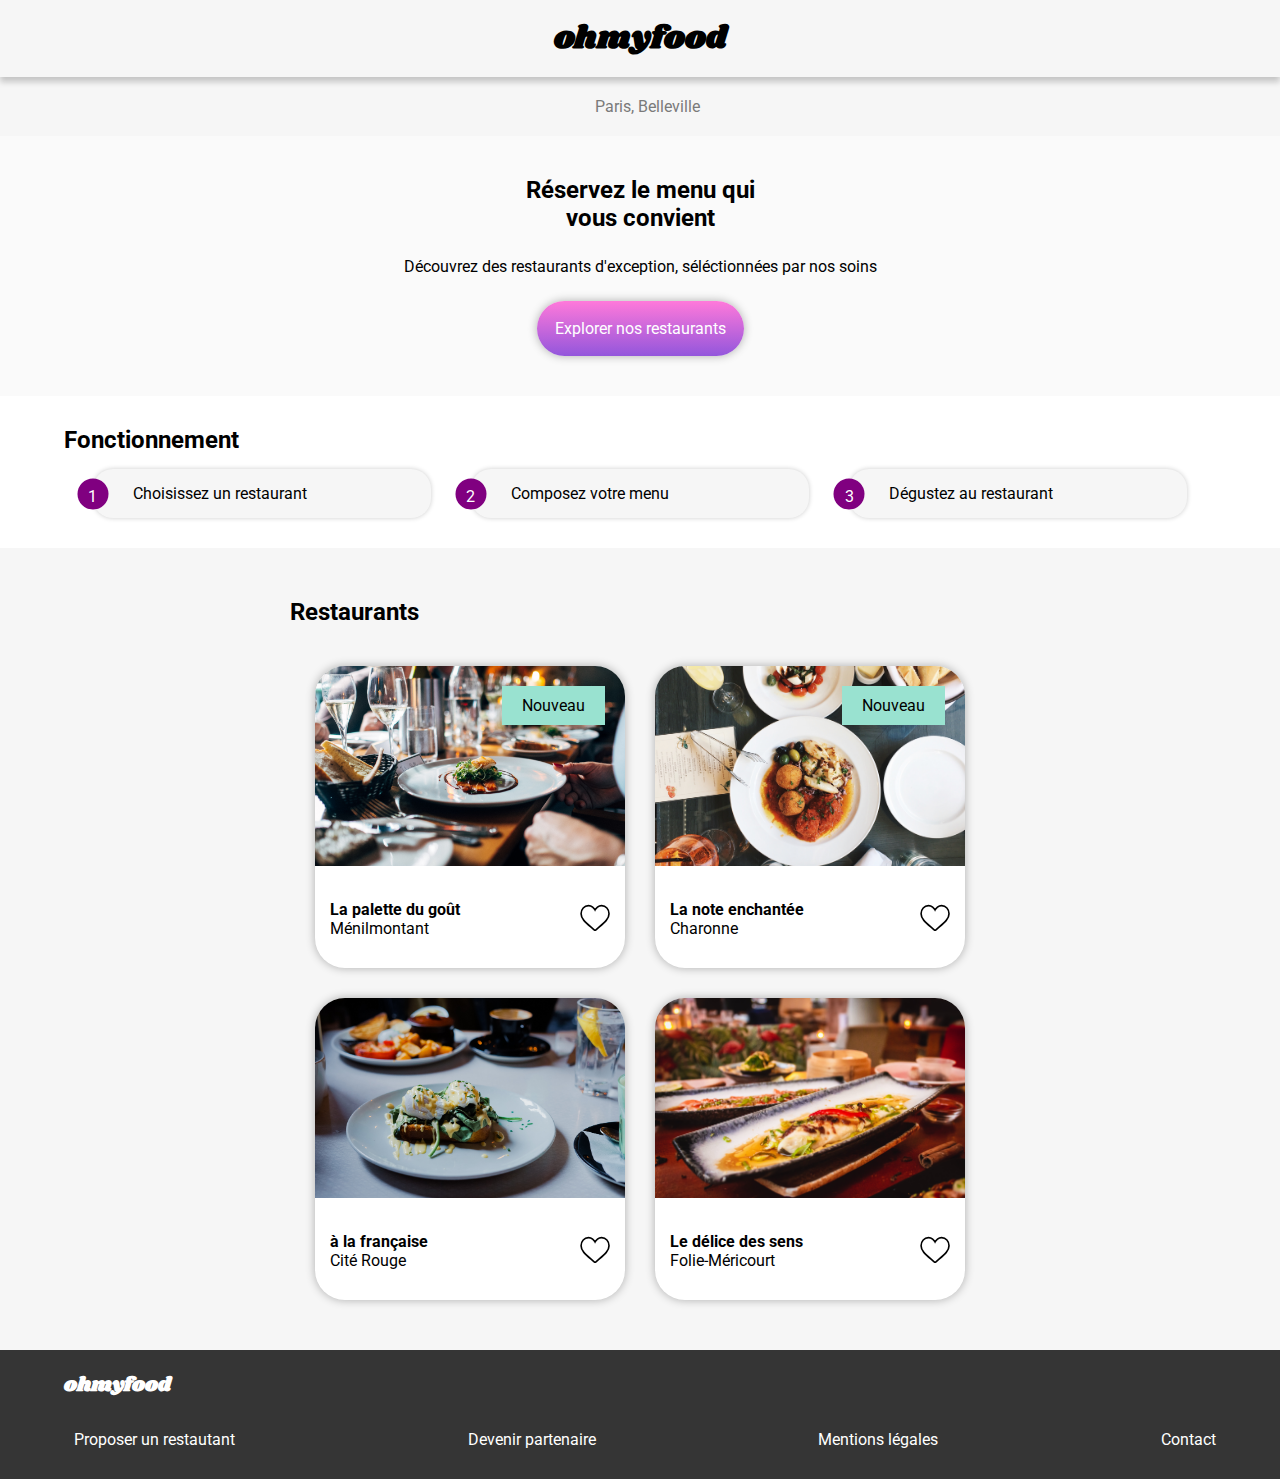
<file: index.html>
<!DOCTYPE html>
<html lang="en">
<head>
    <meta charset="UTF-8">
    <meta name="viewport" content="width=device-width, initial-scale=1.0">
    <link rel="stylesheet" href="./styles/style.css">
    <link
      rel="stylesheet"
      href="https://cdnjs.cloudflare.com/ajax/libs/font-awesome/6.4.0/css/all.min.css"
      integrity="sha512-iecdLmaskl7CVkqkXNQ/ZH/XLlvWZOJyj7Yy7tcenmpD1ypASozpmT/E0iPtmFIB46ZmdtAc9eNBvH0H/ZpiBw=="
      crossorigin="anonymous"
      referrerpolicy="no-referrer"
    >
    <title>Document</title>
</head>
<body>
    <header>
        <a href="index.html" class="logo">
            <h1>ohmyfood</h1>
        </a>
    </header>
    <main>
        <div class="localisation">
            <i class="fa-solid fa-location-dot"></i>
            <p>Paris, Belleville</p>
        </div>
        <section class="hero">
            <h2>Réservez le menu qui vous convient</h2>
            <p>Découvrez des restaurants d'exception, séléctionnées par nos soins</p>
            <div class="hero-btn">
                <p>Explorer nos restaurants</p>
            </div>
        </section>
    </main>
    <section class="fonctionnement">
        <div class="fonctionnement-containeur">
            <h2>Fonctionnement</h2>
            <div class="choix">
                <div class="choix-un">
                    <i class="fas fa-mobile-alt"></i>
                    <p>Choisissez un restaurant</p>
                </div>
                <div class="choix-deux">
                    <i class="fas fa-list-ul"></i>
                    <p>Composez votre menu</p>
                </div>
                <div class="choix-trois">
                    <i class="fas fa-store"></i>
                    <p>Dégustez au restaurant</p>
                </div>
            </div>
        </div>
    </section>
    <section class="restaurants">
        <h2>Restaurants</h2>
        <div class="resto-cards">
            <a href="./pages/palette.html">

                <div class="resto-card">
                    <div class="nouveau-patch">Nouveau</div>
                    <img src="./assets/images/restaurant1.jpg" alt="restaurant un">
                    <div class="card-block">
                        <div class="block-left">
                            <h4>La palette du goût</h4>
                            <p>Ménilmontant</p>
                        </div>
                        <div class="block-right">
                            <svg class="coeur-plein" viewBox="-20 0 550 550">
                                <path d="M376,30c-27.783,0-53.255,8.804-75.707,26.168c-21.525,16.647-35.856,37.85-44.293,53.268
                                c-8.437-15.419-22.768-36.621-44.293-53.268C189.255,38.804,163.783,30,136,30C58.468,30,0,93.417,0,177.514
                                c0,90.854,72.943,153.015,183.369,247.118c18.752,15.981,40.007,34.095,62.099,53.414C248.38,480.596,252.12,482,256,482
                                s7.62-1.404,10.532-3.953c22.094-19.322,43.348-37.435,62.111-53.425C439.057,330.529,512,268.368,512,177.514
                                C512,93.417,453.532,30,376,30z"></path>
                            </svg>
                            <svg class="coeur-vide" viewBox="-20 0 550 550">
                                <path d="M376,30c-27.783,0-53.255,8.804-75.707,26.168c-21.525,16.647-35.856,37.85-44.293,53.268
                                c-8.437-15.419-22.768-36.621-44.293-53.268C189.255,38.804,163.783,30,136,30C58.468,30,0,93.417,0,177.514
                                c0,90.854,72.943,153.015,183.369,247.118c18.752,15.981,40.007,34.095,62.099,53.414C248.38,480.596,252.12,482,256,482
                                s7.62-1.404,10.532-3.953c22.094-19.322,43.348-37.435,62.111-53.425C439.057,330.529,512,268.368,512,177.514
                                C512,93.417,453.532,30,376,30z"></path>
                                <defs>
                                    <linearGradient id="text-fill">
                                          <stop offset="0%" stop-color="#9356DC"></stop>
                                          <stop offset="100%" stop-color="#FF79DA"></stop>
                                    </linearGradient>
                                  </defs>
                            </svg>
                        </div>
                </div>
            </div>
        </a>
            <a href="./pages/note-enchantée.html">

                <div class="resto-card">
                    <div class="nouveau-patch">Nouveau</div>
                    <img src="./assets/images/restaurant2.jpg" alt="restaurant un">
                    <div class="card-block">
                        <div class="block-left">
                            <h4>La note enchantée</h4>
                            <p>Charonne</p>
                        </div>
                        <div class="block-right">
                            <svg class="coeur-plein" viewBox="-20 0 550 550">
                                <path d="M376,30c-27.783,0-53.255,8.804-75.707,26.168c-21.525,16.647-35.856,37.85-44.293,53.268
                                c-8.437-15.419-22.768-36.621-44.293-53.268C189.255,38.804,163.783,30,136,30C58.468,30,0,93.417,0,177.514
                                c0,90.854,72.943,153.015,183.369,247.118c18.752,15.981,40.007,34.095,62.099,53.414C248.38,480.596,252.12,482,256,482
                                s7.62-1.404,10.532-3.953c22.094-19.322,43.348-37.435,62.111-53.425C439.057,330.529,512,268.368,512,177.514
                                C512,93.417,453.532,30,376,30z"></path>
                            </svg>
                            <svg class="coeur-vide" viewBox="-20 0 550 550">
                                <path d="M376,30c-27.783,0-53.255,8.804-75.707,26.168c-21.525,16.647-35.856,37.85-44.293,53.268
                                c-8.437-15.419-22.768-36.621-44.293-53.268C189.255,38.804,163.783,30,136,30C58.468,30,0,93.417,0,177.514
                            c0,90.854,72.943,153.015,183.369,247.118c18.752,15.981,40.007,34.095,62.099,53.414C248.38,480.596,252.12,482,256,482
                            s7.62-1.404,10.532-3.953c22.094-19.322,43.348-37.435,62.111-53.425C439.057,330.529,512,268.368,512,177.514
                            C512,93.417,453.532,30,376,30z"></path>
                            <defs>
                                <linearGradient id="text-fill">
                                      <stop offset="0%" stop-color="#9356DC"></stop>
                                      <stop offset="100%" stop-color="#FF79DA"></stop>
                                </linearGradient>
                              </defs>
                        </svg>
                    </div>
                </div>
            </div>
        </a>
            <a href="./pages/à-la-française.html">
                <div class="resto-card">
                    <img src="./assets/images/restaurant3.jpg" alt="restaurant un">
                    <div class="card-block">
                        <div class="block-left">
                            <h4>à la française</h4>
                            <p>Cité Rouge</p>
                        </div>
                        <div class="block-right">
                            <svg class="coeur-plein" viewBox="-20 0 550 550">
                                <path d="M376,30c-27.783,0-53.255,8.804-75.707,26.168c-21.525,16.647-35.856,37.85-44.293,53.268
                                c-8.437-15.419-22.768-36.621-44.293-53.268C189.255,38.804,163.783,30,136,30C58.468,30,0,93.417,0,177.514
                                c0,90.854,72.943,153.015,183.369,247.118c18.752,15.981,40.007,34.095,62.099,53.414C248.38,480.596,252.12,482,256,482
                                s7.62-1.404,10.532-3.953c22.094-19.322,43.348-37.435,62.111-53.425C439.057,330.529,512,268.368,512,177.514
                                C512,93.417,453.532,30,376,30z"></path>
                            </svg>
                            <svg class="coeur-vide" viewBox="-20 0 550 550">
                                <path d="M376,30c-27.783,0-53.255,8.804-75.707,26.168c-21.525,16.647-35.856,37.85-44.293,53.268
                                c-8.437-15.419-22.768-36.621-44.293-53.268C189.255,38.804,163.783,30,136,30C58.468,30,0,93.417,0,177.514
                                c0,90.854,72.943,153.015,183.369,247.118c18.752,15.981,40.007,34.095,62.099,53.414C248.38,480.596,252.12,482,256,482
                                s7.62-1.404,10.532-3.953c22.094-19.322,43.348-37.435,62.111-53.425C439.057,330.529,512,268.368,512,177.514
                                C512,93.417,453.532,30,376,30z"></path>
                                <defs>
                                    <linearGradient id="text-fill">
                                          <stop offset="0%" stop-color="#9356DC"></stop>
                                          <stop offset="100%" stop-color="#FF79DA"></stop>
                                    </linearGradient>
                                  </defs>
                            </svg>
                        </div>
                    </div>
                </div>
            </a>
                <a href="./pages/délice-des-sens.html">
                <div class="resto-card">
                    <img src="./assets/images/restaurant4.jpg" alt="restaurant un">
                    <div class="card-block">
                        <div class="block-left">
                            <h4>Le délice des sens</h4>
                            <p>Folie-Méricourt</p>
                        </div>
                        <div class="block-right">
                            <svg class="coeur-plein" viewBox="-20 0 550 550">
                                <path d="M376,30c-27.783,0-53.255,8.804-75.707,26.168c-21.525,16.647-35.856,37.85-44.293,53.268
                                c-8.437-15.419-22.768-36.621-44.293-53.268C189.255,38.804,163.783,30,136,30C58.468,30,0,93.417,0,177.514
                                c0,90.854,72.943,153.015,183.369,247.118c18.752,15.981,40.007,34.095,62.099,53.414C248.38,480.596,252.12,482,256,482
                                s7.62-1.404,10.532-3.953c22.094-19.322,43.348-37.435,62.111-53.425C439.057,330.529,512,268.368,512,177.514
                                C512,93.417,453.532,30,376,30z"></path>
                            </svg>
                            <svg class="coeur-vide" viewBox="-20 0 550 550">
                                <path d="M376,30c-27.783,0-53.255,8.804-75.707,26.168c-21.525,16.647-35.856,37.85-44.293,53.268
                                c-8.437-15.419-22.768-36.621-44.293-53.268C189.255,38.804,163.783,30,136,30C58.468,30,0,93.417,0,177.514
                                c0,90.854,72.943,153.015,183.369,247.118c18.752,15.981,40.007,34.095,62.099,53.414C248.38,480.596,252.12,482,256,482
                                s7.62-1.404,10.532-3.953c22.094-19.322,43.348-37.435,62.111-53.425C439.057,330.529,512,268.368,512,177.514
                                C512,93.417,453.532,30,376,30z"></path>
                                <defs>
                                    <linearGradient id="text-fill">
                                          <stop offset="0%" stop-color="#9356DC"></stop>
                                          <stop offset="100%" stop-color="#FF79DA"></stop>
                                    </linearGradient>
                                  </defs>
                            </svg>
                        </div>
                    </div>
                </div>
            </a>
        </div>
    </section>
    <footer>
        <div class="footer-containeur">
            <h5>ohmyfood</h5>
            <div class="options">
                <div class="option-card">
                    <i class="fas fa-utensils"></i>
                    <p>Proposer un restautant</p>
                </div>
                <div class="option-card">
                    <i class="fas fa-hands-helping"></i>
                    <p>Devenir partenaire</p>
                </div>
                <div class="option-card">
                    <p>Mentions légales</p>
                </div>
                <div class="option-card">
                    <p>Contact</p>
                </div>
            </div>
        </div>
    </footer>
</body>
</html>
</file>
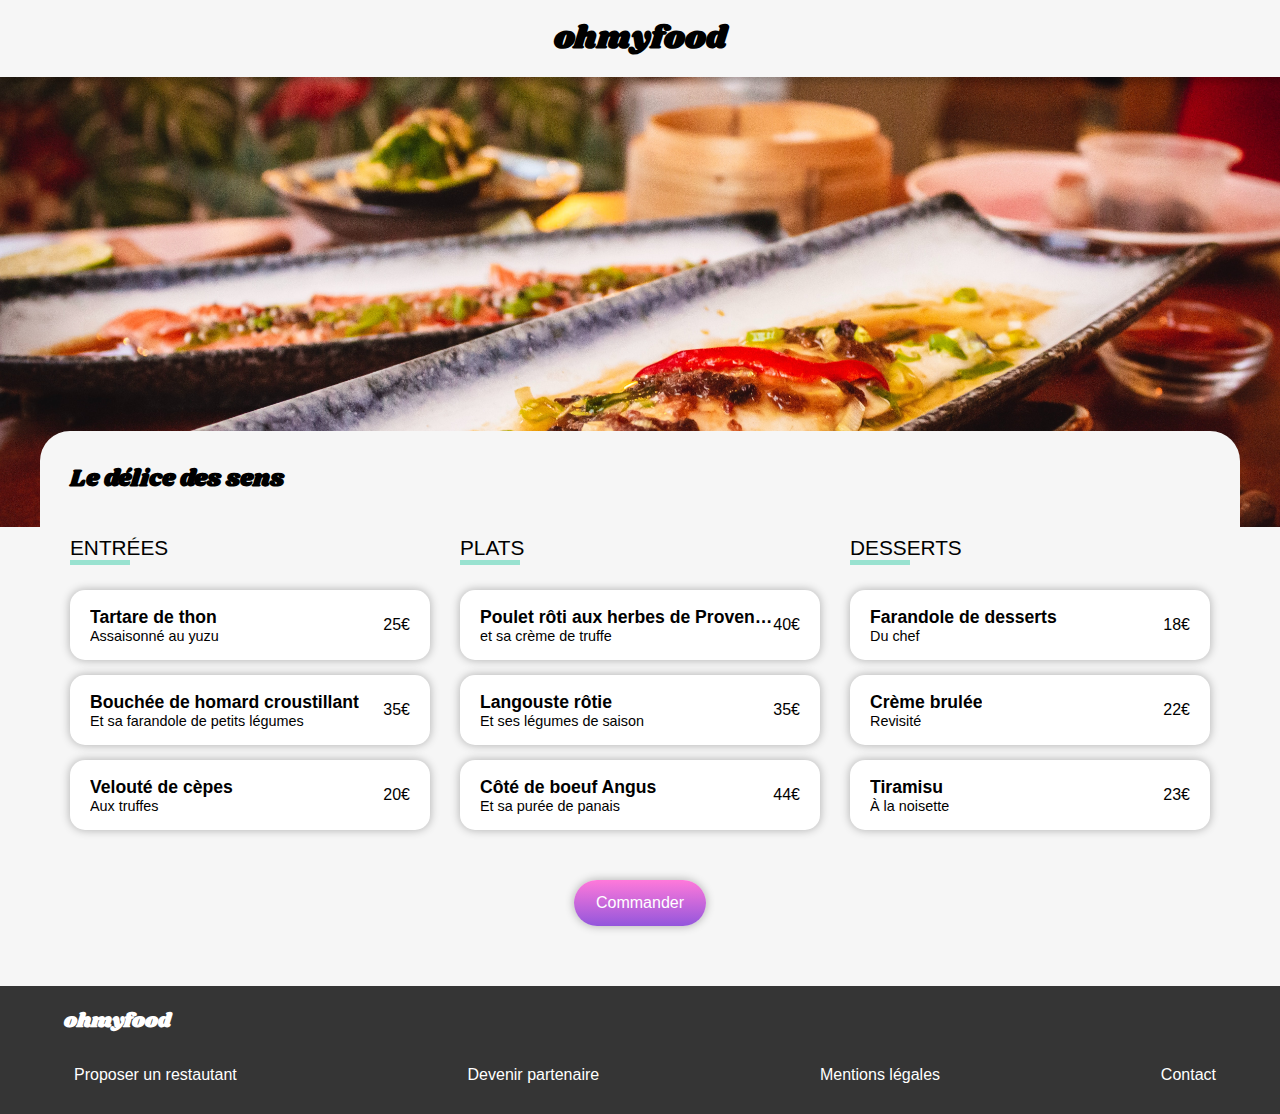
<file: pages/délice-des-sens.html>
<!DOCTYPE html>
<html lang="en">
<head>
    <meta charset="UTF-8">
    <meta name="viewport" content="width=device-width, initial-scale=1.0">
    <link rel="stylesheet" href="../styles/plats.css">
    <link
      rel="stylesheet"
      href="https://cdnjs.cloudflare.com/ajax/libs/font-awesome/6.4.0/css/all.min.css"
      integrity="sha512-iecdLmaskl7CVkqkXNQ/ZH/XLlvWZOJyj7Yy7tcenmpD1ypASozpmT/E0iPtmFIB46ZmdtAc9eNBvH0H/ZpiBw=="
      crossorigin="anonymous"
      referrerpolicy="no-referrer"
    >
    <title>Le délice des sens</title>
</head>
<body>
    <header>
        <a href="../index.html"><i class="fas fa-arrow-left"></i></a>
        <a href="../index.html" class="logo">
            <h1>ohmyfood</h1>
        </a>
    </header>
    <div class="image">
        <img src="../assets/images/restaurant4.jpg" alt="">
    </div>
    <main>
        <h2>Le délice des sens</h2>
        <div class="menu">
            <div class="entrees tittle">
                <h4>entrées</h4>
                <div class="menu-containeur">
                    <div class="menu-choix delay" id="cas-1">
                        <div class="description">
                            <h6>Tartare de thon</h6>
                            <p>Assaisonné au yuzu</p>
                        </div>
                        <div class="price">
                            25€
                        </div>
                        <div class="validation">
                            <i class="fas fa-check-circle"></i>
                        </div>
                    </div>
                    <div class="menu-choix delay" id="cas-2">
                        <div class="description">
                            <h6>Bouchée de homard croustillant</h6>
                            <p>Et sa farandole de petits légumes</p>
                        </div>
                        <div class="price">
                            35€
                        </div>
                        <div class="validation">
                            <i class="fas fa-check-circle"></i>
                        </div>
                    </div>
                    <div class="menu-choix delay" id="cas-3">
                        <div class="description">
                            <h6>Velouté de cèpes</h6>
                            <p>Aux truffes</p>
                        </div>
                        <div class="price">
                            20€
                        </div>
                        <div class="validation">
                            <i class="fas fa-check-circle"></i>
                        </div>
                    </div>
                </div>
            </div>
            <div class="plat tittle">
                <h4>plats</h4>
                <div class="menu-containeur">
                    <div class="menu-choix delay" id="cas-4">
                        <div class="description">
                            <h6>Poulet rôti aux herbes de Provence</h6>
                            <p>et sa crème de truffe</p>
                        </div>
                        <div class="price">
                            40€
                        </div>
                        <div class="validation">
                            <i class="fas fa-check-circle"></i>
                        </div>
                    </div>
                    <div class="menu-choix delay" id="cas-5">
                        <div class="description">
                            <h6>Langouste rôtie</h6>
                            <p>Et ses légumes de saison</p>
                        </div>
                        <div class="price">
                            35€
                        </div>
                        <div class="validation">
                            <i class="fas fa-check-circle"></i>
                        </div>
                    </div>
                    <div class="menu-choix delay" id="cas-6">
                        <div class="description">
                            <h6>Côté de boeuf Angus</h6>
                            <p>Et sa purée de panais</p>
                        </div>
                        <div class="price">
                            44€
                        </div>
                        <div class="validation">
                            <i class="fas fa-check-circle"></i>
                        </div>
                    </div>
                </div>
            </div>
            <div class="desserts tittle">
                <h4>desserts</h4>
                <div class="menu-containeur">
                    <div class="menu-choix delay" id="cas-7">
                        <div class="description">
                            <h6>Farandole de desserts</h6>
                            <p>Du chef</p>
                        </div>
                        <div class="price">
                            18€
                        </div>
                        <div class="validation">
                            <i class="fas fa-check-circle"></i>
                        </div>
                    </div>
                    <div class="menu-choix delay" id="cas-8">
                        <div class="description">
                            <h6>Crème brulée</h6>
                            <p>Revisité</p>
                        </div>
                        <div class="price">
                            22€
                        </div>
                        <div class="validation">
                            <i class="fas fa-check-circle"></i>
                        </div>
                    </div>
                    <div class="menu-choix delay" id="cas-9">
                        <div class="description">
                            <h6>Tiramisu</h6>
                            <p>À la noisette</p>
                        </div>
                        <div class="price">
                            23€
                        </div>
                        <div class="validation">
                            <i class="fas fa-check-circle"></i>
                        </div>
                    </div>
                </div>
            </div>
        </div>
        <div class="btn-containeur">
            <div class="main-btn btn">
                Commander
            </div>
        </div>

    </main>
    <footer>
        <div class="footer-containeur">
            <h5>ohmyfood</h5>
            <div class="options">
                <div class="option-card">
                    <i class="fas fa-utensils"></i>
                    <p>Proposer un restautant</p>
                </div>
                <div class="option-card">
                    <i class="fas fa-hands-helping"></i>
                    <p>Devenir partenaire</p>
                </div>
                <div class="option-card">
                    <p>Mentions légales</p>
                </div>
                <div class="option-card">
                    <p>Contact</p>
                </div>
            </div>
        </div>
    </footer>
</body>
</html>
</file>
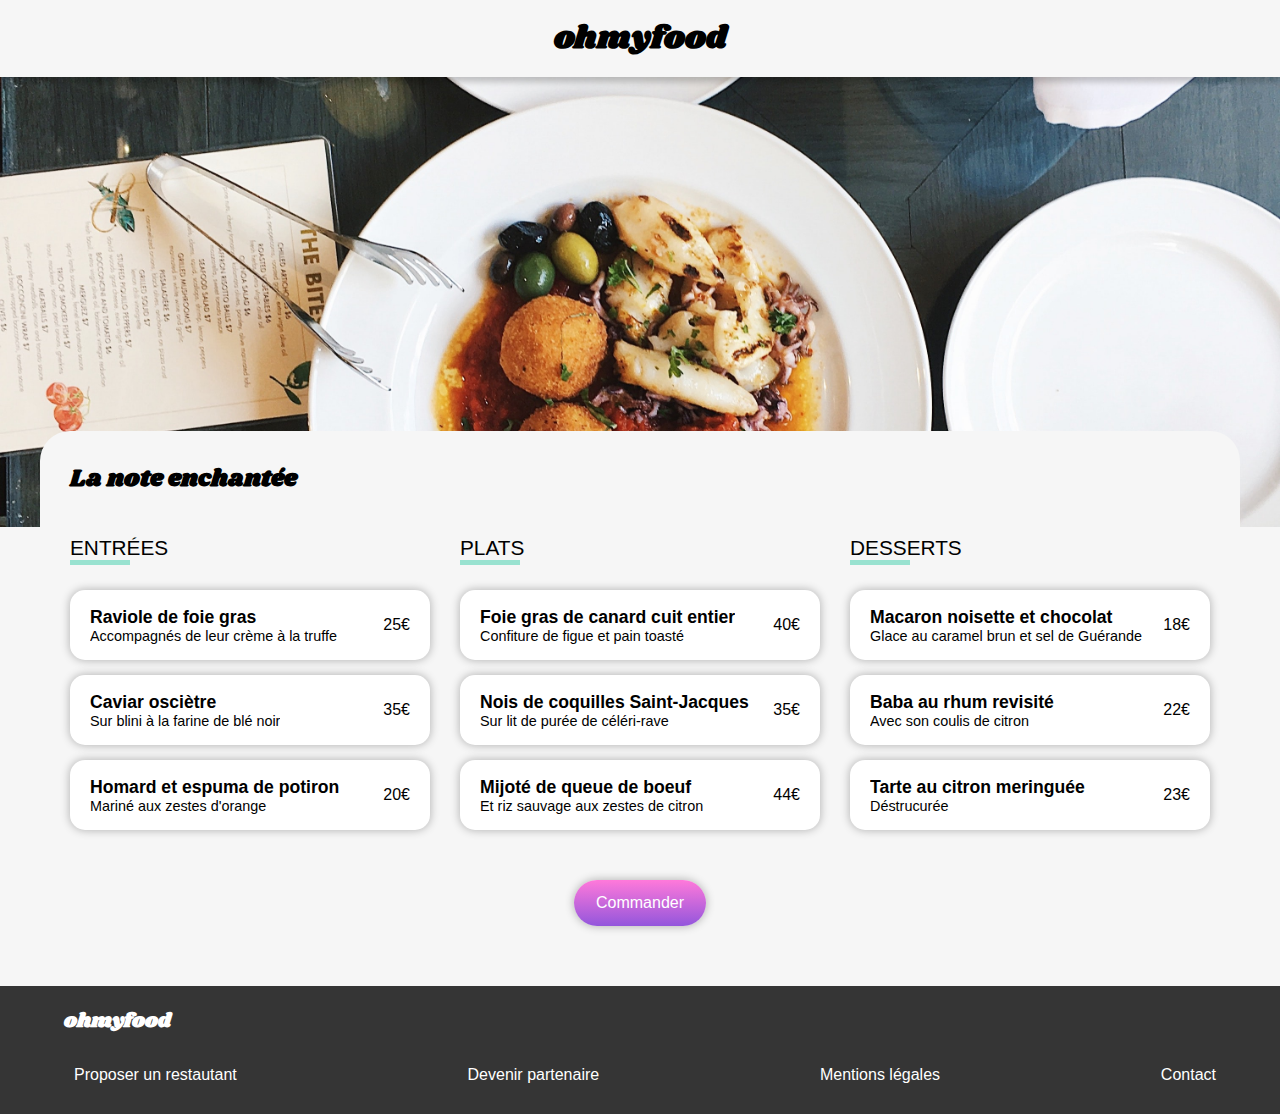
<file: pages/note-enchantée.html>
<!DOCTYPE html>
<html lang="en">
<head>
    <meta charset="UTF-8">
    <meta name="viewport" content="width=device-width, initial-scale=1.0">
    <link rel="stylesheet" href="../styles/plats.css">
    <link
      rel="stylesheet"
      href="https://cdnjs.cloudflare.com/ajax/libs/font-awesome/6.4.0/css/all.min.css"
      integrity="sha512-iecdLmaskl7CVkqkXNQ/ZH/XLlvWZOJyj7Yy7tcenmpD1ypASozpmT/E0iPtmFIB46ZmdtAc9eNBvH0H/ZpiBw=="
      crossorigin="anonymous"
      referrerpolicy="no-referrer"
    >
    <title>A la Française</title>
</head>
<body>
    <header>
        <a href="../index.html"><i class="fas fa-arrow-left"></i></a>
        <a href="../index.html" class="logo">
            <h1>ohmyfood</h1>
        </a>
    </header>
    <div class="image">
        <img src="../assets/images/restaurant2.jpg" alt="">
    </div>
    <main>
        <h2>La note enchantée</h2>
        <div class="menu">
            <div class="entrees tittle">
                <h4>entrées</h4>
                <div class="menu-containeur">
                    <div class="menu-choix delay" id="cas-1">
                        <div class="description">
                            <h6>Raviole de foie gras</h6>
                            <p>Accompagnés de leur crème à la truffe</p>
                        </div>
                        <div class="price">
                            25€
                        </div>
                        <div class="validation">
                            <i class="fas fa-check-circle"></i>
                        </div>
                    </div>
                    <div class="menu-choix delay" id="cas-2">
                        <div class="description">
                            <h6>Caviar osciètre</h6>
                            <p>Sur blini à la farine de blé noir</p>
                        </div>
                        <div class="price">
                            35€
                        </div>
                        <div class="validation">
                            <i class="fas fa-check-circle"></i>
                        </div>
                    </div>
                    <div class="menu-choix delay" id="cas-3">
                        <div class="description">
                            <h6>Homard et espuma de potiron</h6>
                            <p>Mariné aux zestes d'orange</p>
                        </div>
                        <div class="price">
                            20€
                        </div>
                        <div class="validation">
                            <i class="fas fa-check-circle"></i>
                        </div>
                    </div>
                </div>
            </div>
            <div class="plat tittle">
                <h4>plats</h4>
                <div class="menu-containeur">
                    <div class="menu-choix delay" id="cas-4">
                        <div class="description">
                            <h6>Foie gras de canard cuit entier</h6>
                            <p>Confiture de figue et pain toasté</p>
                        </div>
                        <div class="price">
                            40€
                        </div>
                        <div class="validation">
                            <i class="fas fa-check-circle"></i>
                        </div>
                    </div>
                    <div class="menu-choix delay" id="cas-5">
                        <div class="description">
                            <h6>Nois de coquilles Saint-Jacques</h6>
                            <p>Sur lit de purée de céléri-rave</p>
                        </div>
                        <div class="price">
                            35€
                        </div>
                        <div class="validation">
                            <i class="fas fa-check-circle"></i>
                        </div>
                    </div>
                    <div class="menu-choix delay" id="cas-6">
                        <div class="description">
                            <h6>Mijoté de queue de boeuf</h6>
                            <p>Et riz sauvage aux zestes de citron</p>
                        </div>
                        <div class="price">
                            44€
                        </div>
                        <div class="validation">
                            <i class="fas fa-check-circle"></i>
                        </div>
                    </div>
                </div>
            </div>
            <div class="desserts tittle">
                <h4>desserts</h4>
                <div class="menu-containeur">
                    <div class="menu-choix delay" id="cas-7">
                        <div class="description">
                            <h6>Macaron noisette et chocolat</h6>
                            <p>Glace au caramel brun et sel de Guérande</p>
                        </div>
                        <div class="price">
                            18€
                        </div>
                        <div class="validation">
                            <i class="fas fa-check-circle"></i>
                        </div>
                    </div>
                    <div class="menu-choix delay" id="cas-8">
                        <div class="description">
                            <h6>Baba au rhum revisité</h6>
                            <p>Avec son coulis de citron</p>
                        </div>
                        <div class="price">
                            22€
                        </div>
                        <div class="validation">
                            <i class="fas fa-check-circle"></i>
                        </div>
                    </div>
                    <div class="menu-choix delay" id="cas-9">
                        <div class="description">
                            <h6>Tarte au citron meringuée</h6>
                            <p>Déstrucurée</p>
                        </div>
                        <div class="price">
                            23€
                        </div>
                        <div class="validation">
                            <i class="fas fa-check-circle"></i>
                        </div>
                    </div>
                </div>
            </div>
        </div>
        <div class="btn-containeur">
            <div class="main-btn btn">
                Commander
            </div>
        </div>

    </main>
    <footer>
        <div class="footer-containeur">
            <h5>ohmyfood</h5>
            <div class="options">
                <div class="option-card">
                    <i class="fas fa-utensils"></i>
                    <p>Proposer un restautant</p>
                </div>
                <div class="option-card">
                    <i class="fas fa-hands-helping"></i>
                    <p>Devenir partenaire</p>
                </div>
                <div class="option-card">
                    <p>Mentions légales</p>
                </div>
                <div class="option-card">
                    <p>Contact</p>
                </div>
            </div>
        </div>
    </footer>
</body>
</html>
</file>
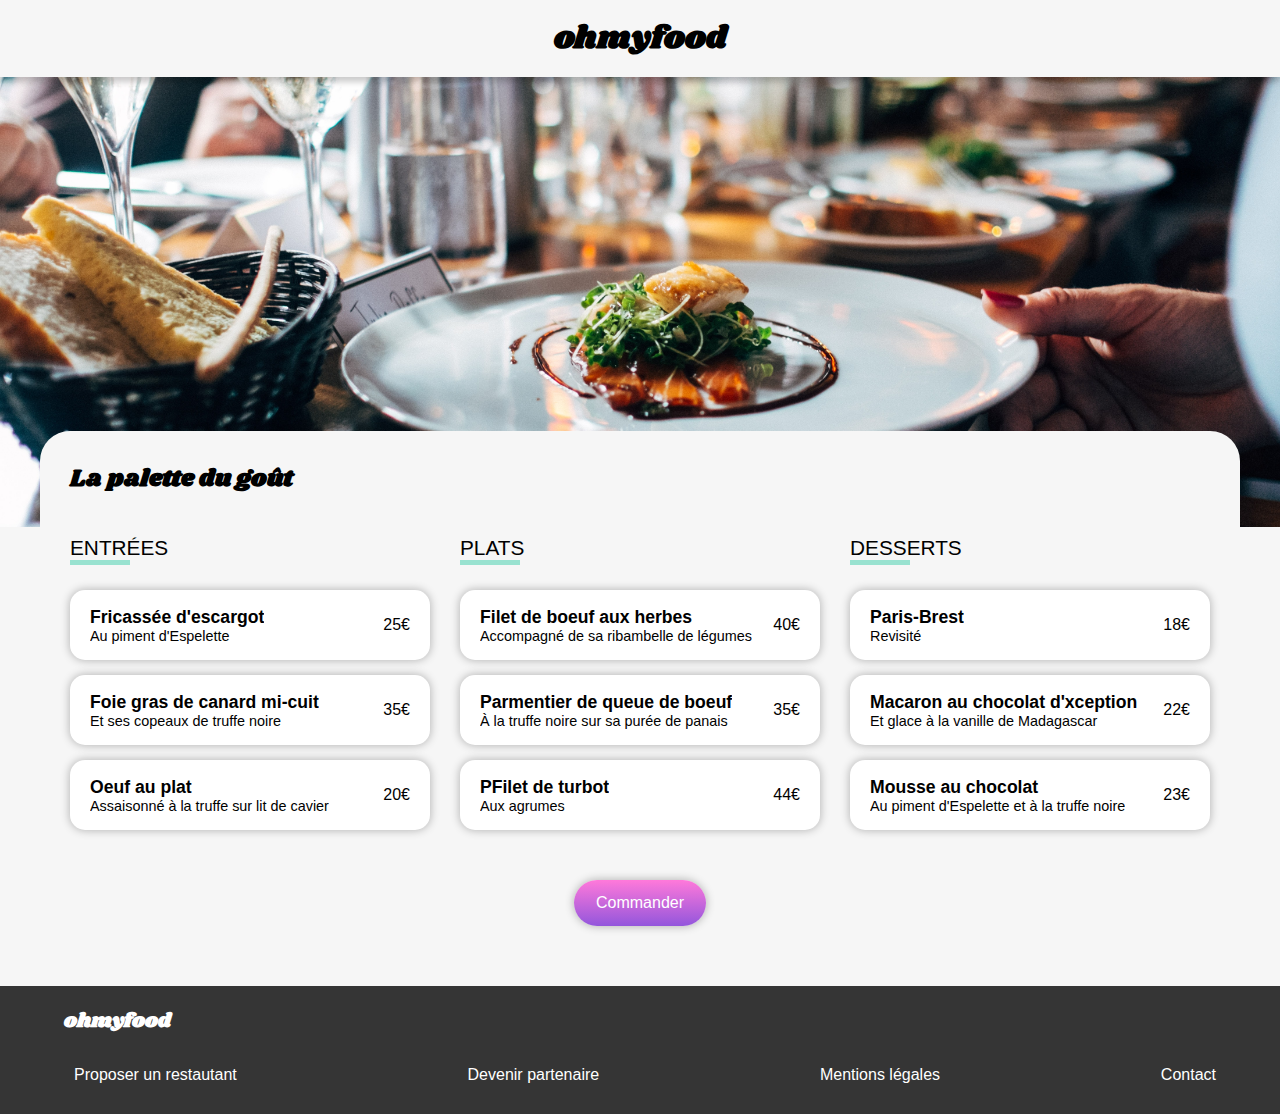
<file: pages/palette.html>
<!DOCTYPE html>
<html lang="en">
<head>
    <meta charset="UTF-8">
    <meta name="viewport" content="width=device-width, initial-scale=1.0">
    <link rel="stylesheet" href="../styles/plats.css">
    <link
      rel="stylesheet"
      href="https://cdnjs.cloudflare.com/ajax/libs/font-awesome/6.4.0/css/all.min.css"
      integrity="sha512-iecdLmaskl7CVkqkXNQ/ZH/XLlvWZOJyj7Yy7tcenmpD1ypASozpmT/E0iPtmFIB46ZmdtAc9eNBvH0H/ZpiBw=="
      crossorigin="anonymous"
      referrerpolicy="no-referrer"
    >
    <title>A la Française</title>
</head>
<body>
    <header>
        <a href="../index.html"><i class="fas fa-arrow-left"></i></a>
        <a href="../index.html" class="logo">
            <h1>ohmyfood</h1>
        </a>
    </header>
    <div class="image">
        <img src="../assets/images/restaurant1.jpg" alt="">
    </div>
    <main>
        <h2>La palette du goût</h2>
        <div class="menu">
            <div class="entrees tittle">
                <h4>entrées</h4>
                <div class="menu-containeur">
                    <div class="menu-choix delay" id="cas-1">
                        <div class="description">
                            <h6>Fricassée d'escargot</h6>
                            <p>Au piment d'Espelette</p>
                        </div>
                        <div class="price">
                            25€
                        </div>
                        <div class="validation">
                            <i class="fas fa-check-circle"></i>
                        </div>
                    </div>
                    <div class="menu-choix delay" id="cas-2">
                        <div class="description">
                            <h6>Foie gras de canard mi-cuit</h6>
                            <p>Et ses copeaux de truffe noire</p>
                        </div>
                        <div class="price">
                            35€
                        </div>
                        <div class="validation">
                            <i class="fas fa-check-circle"></i>
                        </div>
                    </div>
                    <div class="menu-choix delay" id="cas-3">
                        <div class="description">
                            <h6>Oeuf au plat</h6>
                            <p>Assaisonné à la truffe sur lit de cavier</p>
                        </div>
                        <div class="price">
                            20€
                        </div>
                        <div class="validation">
                            <i class="fas fa-check-circle"></i>
                        </div>
                    </div>
                </div>
            </div>
            <div class="plat tittle">
                <h4>plats</h4>
                <div class="menu-containeur">
                    <div class="menu-choix delay" id="cas-4">
                        <div class="description">
                            <h6>Filet de boeuf aux herbes</h6>
                            <p>Accompagné de sa ribambelle de légumes</p>
                        </div>
                        <div class="price">
                            40€
                        </div>
                        <div class="validation">
                            <i class="fas fa-check-circle"></i>
                        </div>
                    </div>
                    <div class="menu-choix delay" id="cas-5">
                        <div class="description">
                            <h6>Parmentier de queue de boeuf</h6>
                            <p>À la truffe noire sur sa purée de panais</p>
                        </div>
                        <div class="price">
                            35€
                        </div>
                        <div class="validation">
                            <i class="fas fa-check-circle"></i>
                        </div>
                    </div>
                    <div class="menu-choix delay" id="cas-6">
                        <div class="description">
                            <h6>PFilet de turbot</h6>
                            <p>Aux agrumes</p>
                        </div>
                        <div class="price">
                            44€
                        </div>
                        <div class="validation">
                            <i class="fas fa-check-circle"></i>
                        </div>
                    </div>
                </div>
            </div>
            <div class="desserts tittle">
                <h4>desserts</h4>
                <div class="menu-containeur">
                    <div class="menu-choix delay" id="cas-7">
                        <div class="description">
                            <h6>Paris-Brest</h6>
                            <p>Revisité</p>
                        </div>
                        <div class="price">
                            18€
                        </div>
                        <div class="validation">
                            <i class="fas fa-check-circle"></i>
                        </div>
                    </div>
                    <div class="menu-choix delay" id="cas-8">
                        <div class="description">
                            <h6>Macaron au chocolat d'xception</h6>
                            <p>Et glace à la vanille de Madagascar</p>
                        </div>
                        <div class="price">
                            22€
                        </div>
                        <div class="validation">
                            <i class="fas fa-check-circle"></i>
                        </div>
                    </div>
                    <div class="menu-choix delay" id="cas-9">
                        <div class="description">
                            <h6>Mousse au chocolat</h6>
                            <p>Au piment d'Espelette et à la truffe noire</p>
                        </div>
                        <div class="price">
                            23€
                        </div>
                        <div class="validation">
                            <i class="fas fa-check-circle"></i>
                        </div>
                    </div>
                </div>
            </div>
        </div>
        <div class="btn-containeur">
            <div class="main-btn btn">
                Commander
            </div>
        </div>

    </main>
    <footer>
        <div class="footer-containeur">
            <h5>ohmyfood</h5>
            <div class="options">
                <div class="option-card">
                    <i class="fas fa-utensils"></i>
                    <p>Proposer un restautant</p>
                </div>
                <div class="option-card">
                    <i class="fas fa-hands-helping"></i>
                    <p>Devenir partenaire</p>
                </div>
                <div class="option-card">
                    <p>Mentions légales</p>
                </div>
                <div class="option-card">
                    <p>Contact</p>
                </div>
            </div>
        </div>
    </footer>
</body>
</html>
</file>
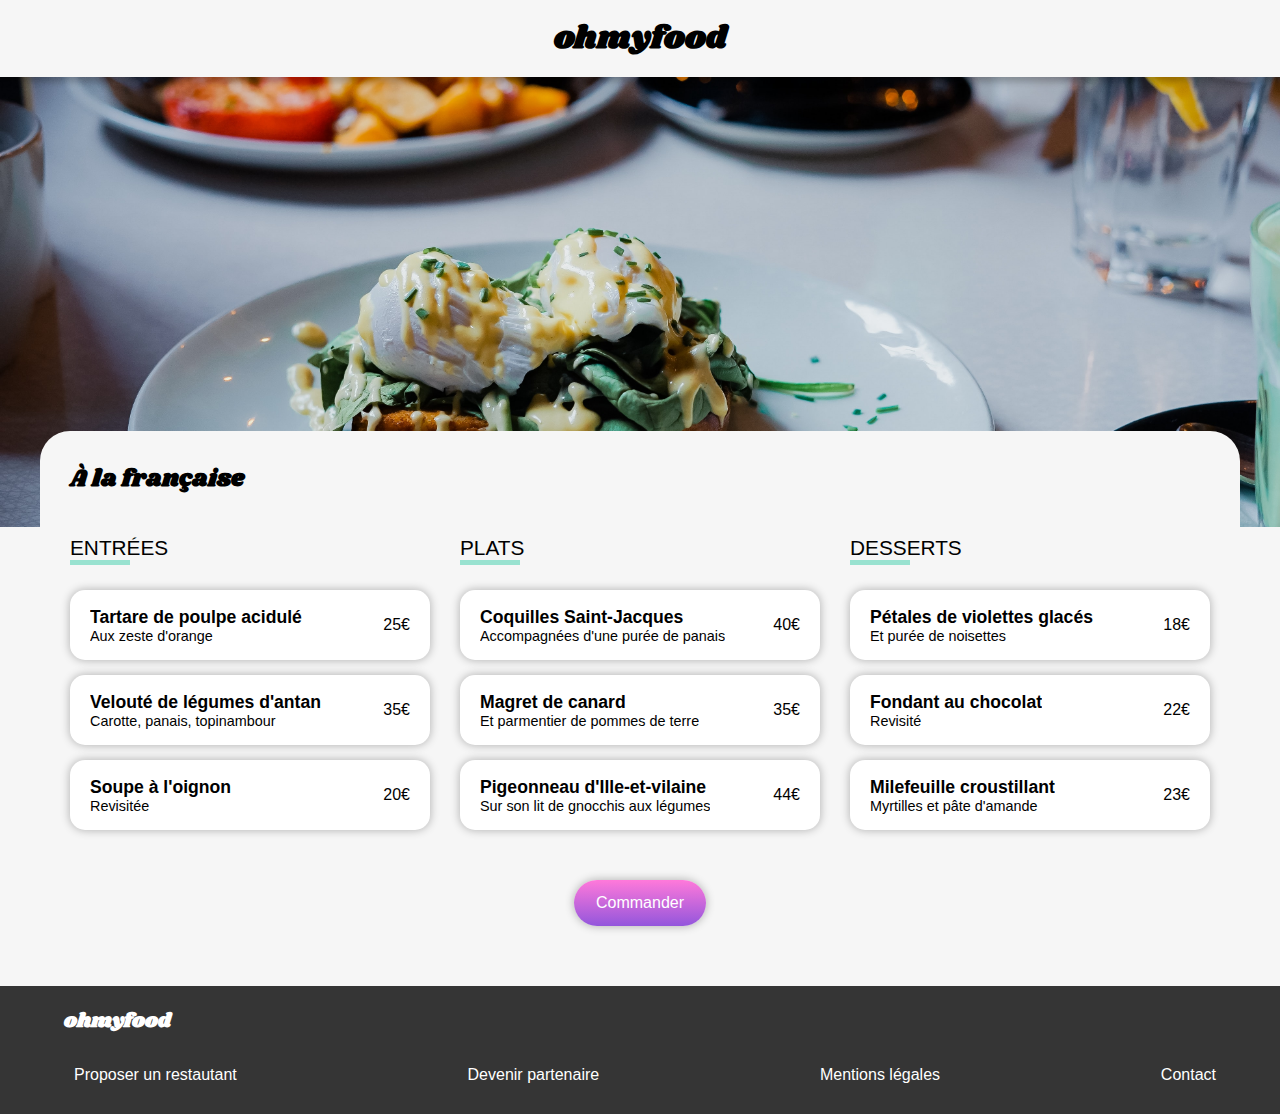
<file: pages/à-la-française.html>
<!DOCTYPE html>
<html lang="en">
<head>
    <meta charset="UTF-8">
    <meta name="viewport" content="width=device-width, initial-scale=1.0">
    <link rel="stylesheet" href="../styles/plats.css">
    <link
      rel="stylesheet"
      href="https://cdnjs.cloudflare.com/ajax/libs/font-awesome/6.4.0/css/all.min.css"
      integrity="sha512-iecdLmaskl7CVkqkXNQ/ZH/XLlvWZOJyj7Yy7tcenmpD1ypASozpmT/E0iPtmFIB46ZmdtAc9eNBvH0H/ZpiBw=="
      crossorigin="anonymous"
      referrerpolicy="no-referrer"
    >
    <title>A la Française</title>
</head>
<body>
    <header>
        <a href="../index.html"><i class="fas fa-arrow-left"></i></a>
        <a href="../index.html" class="logo">
            <h1>ohmyfood</h1>
        </a>
    </header>
    <div class="image">
        <img src="../assets/images/restaurant3.jpg" alt="">
    </div>
    <main>
        <h2>À la française</h2>
        <div class="menu">
            <div class="entrees tittle">
                <h4>entrées</h4>
                <div class="menu-containeur">
                    <div class="menu-choix delay" id="cas-1">
                        <div class="description">
                            <h6>Tartare de poulpe acidulé</h6>
                            <p>Aux zeste d'orange</p>
                        </div>
                        <div class="price">
                            25€
                        </div>
                        <div class="validation">
                            <i class="fas fa-check-circle"></i>
                        </div>
                    </div>
                    <div class="menu-choix delay" id="cas-2">
                        <div class="description">
                            <h6>Velouté de légumes d'antan</h6>
                            <p>Carotte, panais, topinambour</p>
                        </div>
                        <div class="price">
                            35€
                        </div>
                        <div class="validation">
                            <i class="fas fa-check-circle"></i>
                        </div>
                    </div>
                    <div class="menu-choix delay" id="cas-3">
                        <div class="description">
                            <h6>Soupe à l'oignon</h6>
                            <p>Revisitée</p>
                        </div>
                        <div class="price">
                            20€
                        </div>
                        <div class="validation">
                            <i class="fas fa-check-circle"></i>
                        </div>
                    </div>
                </div>
            </div>
            <div class="plat tittle">
                <h4>plats</h4>
                <div class="menu-containeur">
                    <div class="menu-choix delay" id="cas-4">
                        <div class="description">
                            <h6>Coquilles Saint-Jacques</h6>
                            <p>Accompagnées d'une purée de panais</p>
                        </div>
                        <div class="price">
                            40€
                        </div>
                        <div class="validation">
                            <i class="fas fa-check-circle"></i>
                        </div>
                    </div>
                    <div class="menu-choix delay" id="cas-5">
                        <div class="description">
                            <h6>Magret de canard</h6>
                            <p>Et parmentier de pommes de terre</p>
                        </div>
                        <div class="price">
                            35€
                        </div>
                        <div class="validation">
                            <i class="fas fa-check-circle"></i>
                        </div>
                    </div>
                    <div class="menu-choix delay" id="cas-6">
                        <div class="description">
                            <h6>Pigeonneau d'Ille-et-vilaine</h6>
                            <p>Sur son lit de gnocchis aux légumes</p>
                        </div>
                        <div class="price">
                            44€
                        </div>
                        <div class="validation">
                            <i class="fas fa-check-circle"></i>
                        </div>
                    </div>
                </div>
            </div>
            <div class="desserts tittle">
                <h4>desserts</h4>
                <div class="menu-containeur">
                    <div class="menu-choix delay" id="cas-7">
                            <div class="description">
                                <h6>Pétales de violettes glacés</h6>
                                <p>Et purée de noisettes</p>
                            </div>
                            <div class="price">
                                18€
                            </div>
                            <div class="validation">
                                <i class="fas fa-check-circle"></i>
                            </div>
                    </div>
                    <div class="menu-choix delay" id="cas-8">
                        <div class="description">
                            <h6>Fondant au chocolat</h6>
                            <p>Revisité</p>
                        </div>
                        <div class="price">
                            22€
                        </div>
                        <div class="validation">
                            <i class="fas fa-check-circle"></i>
                        </div>
                    </div>
                    <div class="menu-choix delay" id="cas-9">
                        <div class="description">
                            <h6>Milefeuille croustillant</h6>
                            <p>Myrtilles et pâte d'amande</p>
                        </div>
                        <div class="price">
                            23€
                        </div>
                        <div class="validation">
                            <i class="fas fa-check-circle"></i>
                        </div>
                    </div>
                </div>
            </div>
        </div>
        <div class="btn-containeur">
            <div class="main-btn btn">
                Commander
            </div>
        </div>

    </main>
    <footer>
        <div class="footer-containeur">
            <h5>ohmyfood</h5>
            <div class="options">
                <div class="option-card">
                    <i class="fas fa-utensils"></i>
                    <p>Proposer un restautant</p>
                </div>
                <div class="option-card">
                    <i class="fas fa-hands-helping"></i>
                    <p>Devenir partenaire</p>
                </div>
                <div class="option-card">
                    <p>Mentions légales</p>
                </div>
                <div class="option-card">
                    <p>Contact</p>
                </div>
            </div>
        </div>
    </footer>
</body>
</html>
</file>
<file: styles/style.css>
@import url('https://fonts.googleapis.com/css2?family=Roboto:wght@300&display=swap');
@font-face {
    font-family: logoFont;
    src: url(../assets/fonts/Shrikhand-Regular.ttf);
}


* {
    margin: 0;
    padding: 0;
    box-sizing: border-box;
}

body {
    font-family: 'Roboto', sans-serif;
    background: #F6F6F6;
}

a {
    text-decoration: none;
    color: #000;
}


/* -------
    HEADER
    ------ */

header {
    height: auto;
    box-shadow: 0px 5px 6px 0px rgba(0, 0, 0, 0.2);
    display: flex;
    justify-content: center;
    align-items: center;
    z-index: 20;
}

.logo {
    font-family: logoFont, cursive;
    color: black;
}

h1 {
    display: block;
    font-size: 2em;
    font-weight: bold;
    padding: 15px 0;
}

/* -----
    MAIN
    ---- */

main {
    display: flex;
    justify-content: center;
    align-items: center;
    flex-direction: column;
}

.localisation {
    display: flex;
    justify-content: center;
    padding: 20px 0;
    color: #7a7a7a;;
    /* background: #F6F6F6; */
}

.localisation p {
    margin-left: 15px;
}

/* -----
    HERO
    ---- */

.hero {
    background: #FAFAFA;
    width: 100%;
    display: flex;
    justify-content: center;
    flex-direction: column;
    align-items: center;
    padding: 40px 0;
}

.hero h2 {
    max-width: 250px;
    width: 90%;
    text-align: center;
    font-size: 1.5rem;
}

.hero > p {
    max-width: 500px;
    text-align: center;
    margin-top: 25px;
}

.hero-btn {
    background: linear-gradient(180deg, #ff79da 0%, #9356dc 100%);
    margin-top: 25px;
    border-radius: 30px;
    color : #FFF;
    padding: 18px;
    cursor: pointer;
    box-shadow: 0px 0px 10px 0px rgba(0, 0, 0, 0.3);
    transition: all 0.2s ease;
}

.hero-btn:hover {
    filter: brightness(1.15);
}

/* ---------------
    FONCTIONNEMENT
    -------------- */

.fonctionnement {
    background: #FFFFFF;
}

.fonctionnement-containeur {
    max-width: 1200px;
    width: 90%;
    margin: 0 auto;
    padding: 30px 0;
}

.choix {
    display: flex;
    justify-content: space-between;
    align-items: center;
    gap: 40px;
    width: 95%;
    margin: 0 auto;
    margin-top: 15px;
}

.choix-un, .choix-deux, .choix-trois {
    background: #F6F6F6;
    width: 33%;
    display: flex;
    align-items: center;
    padding: 15px 25px;
    border-radius: 20px;
    box-shadow: 0px 0px 5px 0px rgba(0, 0, 0, 0.2);
    transition: all 0.2s ease;
    cursor: pointer;
    position: relative;
    gap: 15px;
}

.choix-un:hover, .choix-deux:hover, .choix-trois:hover {
    box-shadow: 0px 0px 10px 0px rgba(0, 0, 0, 0.3);
    background: #FFFFFF;
}

.choix-un::before {
    content: "1";
    width: 15px;
    height: 15px;
    position: absolute;
    background-color: purple;
    color: #FFFFFF;
    text-align: center;
    padding: 8px;
    border-radius: 50%;
    left: 0;
    top: 50%;
    transform: translate(-50%, -50%);
}

.choix-deux::before {
    content: "2";
    width: 15px;
    height: 15px;
    position: absolute;
    background-color: purple;
    color: #FFFFFF;
    text-align: center;
    padding: 8px;
    border-radius: 50%;
    left: 0;
    top: 50%;
    transform: translate(-50%, -50%);
}

.choix-trois::before {
    content: "3";
    width: 15px;
    height: 15px;
    position: absolute;
    background-color: purple;
    color: #FFFFFF;
    text-align: center;
    padding: 8px;
    border-radius: 50%;
    left: 0;
    top: 50%;
    transform: translate(-50%, -50%);
}

@media (max-width : 750px) {
    .choix {
        flex-direction: column;
        width: 90%;
    }
    .choix-un, .choix-deux, .choix-trois {
        width: auto;
    }
}

/* ------------
    RESTAUTANTS
    ----------- */

.restaurants {
    max-width: 700px;
    width: 90%;
    margin: 50px auto;
}

.resto-cards {
    max-width: 650px;
    margin: 0 auto;
    display: grid;
    grid-template-columns: 1fr 1fr;
    gap: 30px;
    margin-top: 40px;
}


.resto-card {
    background: #FFFFFF;
    border-radius: 30px;
    max-width: 350px;
    box-shadow: 0px 0px 10px 0px rgba(0, 0, 0, 0.3);
    position: relative;
    transition: all 0.3s ease-in;
}

.resto-card:hover {
    transform: scale(1.05);
    box-shadow: 0px 0px 10px 3px rgba(183, 0, 255, 0.3);
}

.resto-card img {
    width: 100%;
    height: 200px;
    object-fit: cover;
    border-radius: 30px 30px 0 0;
}

.nouveau-patch {
    position: absolute;
    top: 20px;
    right: 20px;
    background-color: #99E2D0;
    padding: 10px 20px;
}

.card-block {
    padding: 30px 15px;
    display: flex;
    justify-content: space-between;
}

.block-right {
    display: flex;
    justify-content: center;
    align-items: center;
}

.block-right:hover .coeur-plein {
    opacity: 1;
}

.block-right:hover .coeur-vide {
   stroke: none;
}

.coeur-plein{
    opacity: 0;
    position: absolute;
    stroke: none;
    fill: url(#text-fill);
    width: 30px;
    stroke-width: 30;
    transition: all 0.4s ease;
}

.coeur-vide {
    width: 30px;
    stroke-width: 30;
    stroke: black;
    fill: white;
    cursor: pointer;
    transition: all 0.4s ease;
}

@media (max-width : 750px) {
    .restaurants h2 {
        width: 400px;
        margin: 0 auto;
    }

    .resto-cards {
        grid-template-columns: 1fr;
        text-align: center;
        max-width: 350px;
        width: 90%;
    }
}


/* -------
    FOOTER
    ------ */

footer {
    background: #353535;
    color: #FFFFFF;
}

.footer-containeur {
    max-width: 90%;
    margin: 0 auto;
}

.footer-containeur h5 {
    font-family: logoFont, cursive;
    font-size: 20px;
    padding: 20px 0;
}

.options {
    display: flex;
    justify-content: space-between;
    align-items: start;
    padding: 10px 0 30px;
}

.option-card {
    display: flex;
    gap: 10px;
}

@media (max-width : 750px) {
    .options {
        flex-direction: column;
        gap: 15px;
    }
}
</file>
<file: styles/plats.css>
@font-face {
    font-family: logoFont;
    src: url(../assets/fonts/Shrikhand-Regular.ttf);
}

* {
    padding: 0;
    margin: 0;
    box-sizing: border-box;
}

body {
    font-family: 'Roboto', sans-serif;
    background: #F6F6F6;
}

a {
    text-decoration: none;
    color: #000;
}

header {
    height: auto;
    box-shadow: 0px 5px 6px 0px rgba(0, 0, 0, 0.2);
    display: flex;
    justify-content: center;
    align-items: center;
    position: relative;
}

.fa-arrow-left {
    position: absolute;
    left: 20px;
    top: 50%;
    transform: translateY(-50%);
    font-size: 1.5rem;

}

.logo {
    font-family: logoFont, cursive;
    color: black;
}

h1 {
    display: block;
    font-size: 2em;
    font-weight: bold;
    padding: 15px 0;
}

.image img {
    width: 100%;
    height: 50vh;
    object-fit: cover;
    position: relative;
    z-index: -5;
}

main {
    max-width: 1200px;
    margin: 0 auto;
    border-radius: 30px 30px 0 0;
    margin-top: -100px;
    background: #F6F6F6;
    display: flex;
    flex-direction: column;
    padding: 30px;
}

main h2 {
    font-family: logoFont;
}

.menu {
    display: grid;
    grid-template-columns: 1fr 1fr 1fr;
    gap: 30px;
}

.tittle {
    margin-top: 40px;
}

.tittle h4 {
    font-size: 1.3rem;
    font-weight: 200;
    text-transform: uppercase;
    position: relative;
}

.tittle h4::before {
    content: "";
    height: 5px;
    width: 60px;
    background: #99E2D0;
    position: absolute;
    bottom: -5px;
    left: 0;
}

.menu-containeur {
    margin-top: 30px;
    display: grid;
    grid-template-rows: 1fr 1fr 1fr;
    gap: 15px;
}

.delay {
    animation: delay 1s both;
}

#cas-1 {
    animation-delay: 0.1s;
}
#cas-2 {
    animation-delay: 0.2s;
}
#cas-3 {
    animation-delay: 0.3s;
}
#cas-4 {
    animation-delay: 0.4s;
}
#cas-5 {
    animation-delay: 0.5s;
}
#cas-6 {
    animation-delay: 0.6s;
}
#cas-7 {
    animation-delay: 0.7s;
}
#cas-8 {
    animation-delay: 0.8s;
}
#cas-9 {
    animation-delay: 0.9s;
}

.menu-choix {
    display: flex;
    justify-content: space-between;
    align-items: center;
    height: 70px;
    background: #FFFFFF;
    border-radius: 15px;
    box-shadow: 0px 0px 10px 0px rgba(0, 0, 0, 0.3);
    position: relative;
    overflow: hidden;
    cursor: pointer;
}

.menu-choix:hover .price {
    padding-right: 50px;
    transition: 0.5s ease;
}

.menu-choix:hover .validation {
    width: 60px;
}

.menu-choix:hover .validation i {
    font-size: 30px;
    display: block;
}

.plat-et-prix {
    display: flex;
    justify-content: space-between;
    align-items: center;
    width: 100%;
}

.description {
    margin-left: 20px;
    white-space: nowrap;
    overflow: hidden;
    text-overflow: ellipsis;
}

.description h6 {
    font-size: 1.1rem;
    margin: 0;
    white-space: nowrap;
    text-overflow: ellipsis;
    overflow: hidden;
}

.description p {
    display: block;
    font-size: 0.9rem;
    margin: 0;
    text-overflow: ellipsis;
    overflow: hidden;
    white-space: nowrap;
}

.price {
    margin-right: 20px;
}

.validation {
    position: absolute;
    background: #99E2D0;
    height: 100%;
    right: 0;
    width: 0;
    border-radius: 0 15px 15px 0;
    transition: 0.6s ease;
    display: flex;
    align-items: center;
    justify-content: center;
}

.validation i {
    display: none;
    font-size: 0;
    animation: rotate 0.5s both;
    animation-delay: 0.2s;
    color: #FFFFFF;
}

@keyframes rotate {
    0% {
        transform: rotate(0);
        opacity: 0;
    }
    50% {
        opacity: 1;
    }

    100% {
        transform: rotate(360deg);
    }
}

@keyframes delay {
    0% {
        opacity: 0;
    }
    100% {
        opacity: 1;
    }
}

@media (max-width: 1100px) {
    .menu {
        grid-template-columns: 1fr;
        grid-template-rows: 1fr 1fr 1fr;
    }
}


.btn-containeur {
    width: 100%;
    display: flex;
    justify-content: center;
}

.btn {
    background: linear-gradient(180deg, #ff79da 0%, #9356dc 100%);
    margin: 50px 0 30px;
    border-radius: 30px;
    color : #FFF;
    padding: 14px 22px;
    cursor: pointer;
    box-shadow: 0px 0px 10px 0px rgba(0, 0, 0, 0.3);
    transition: all 0.2s ease;
    text-align: center;
}

.btn:hover {
    filter: brightness(1.15);
}


/* -------
    FOOTER
    ------ */

    footer {
        background: #353535;
        color: #FFFFFF;
    }
    
    .footer-containeur {
        max-width: 90%;
        margin: 0 auto;
    }
    
    h5 {
        font-family: logoFont;
        font-size: 20px;
        padding: 20px 0;
    }
    
    .options {
        display: flex;
        justify-content: space-between;
        align-items: start;
        padding: 10px 0 30px;
    }
    
    .option-card {
        display: flex;
        gap: 10px;
    }

    @media (max-width: 1100px) {
        .options {
            flex-direction: column;
            gap: 10px;
        }
    }
</file>
